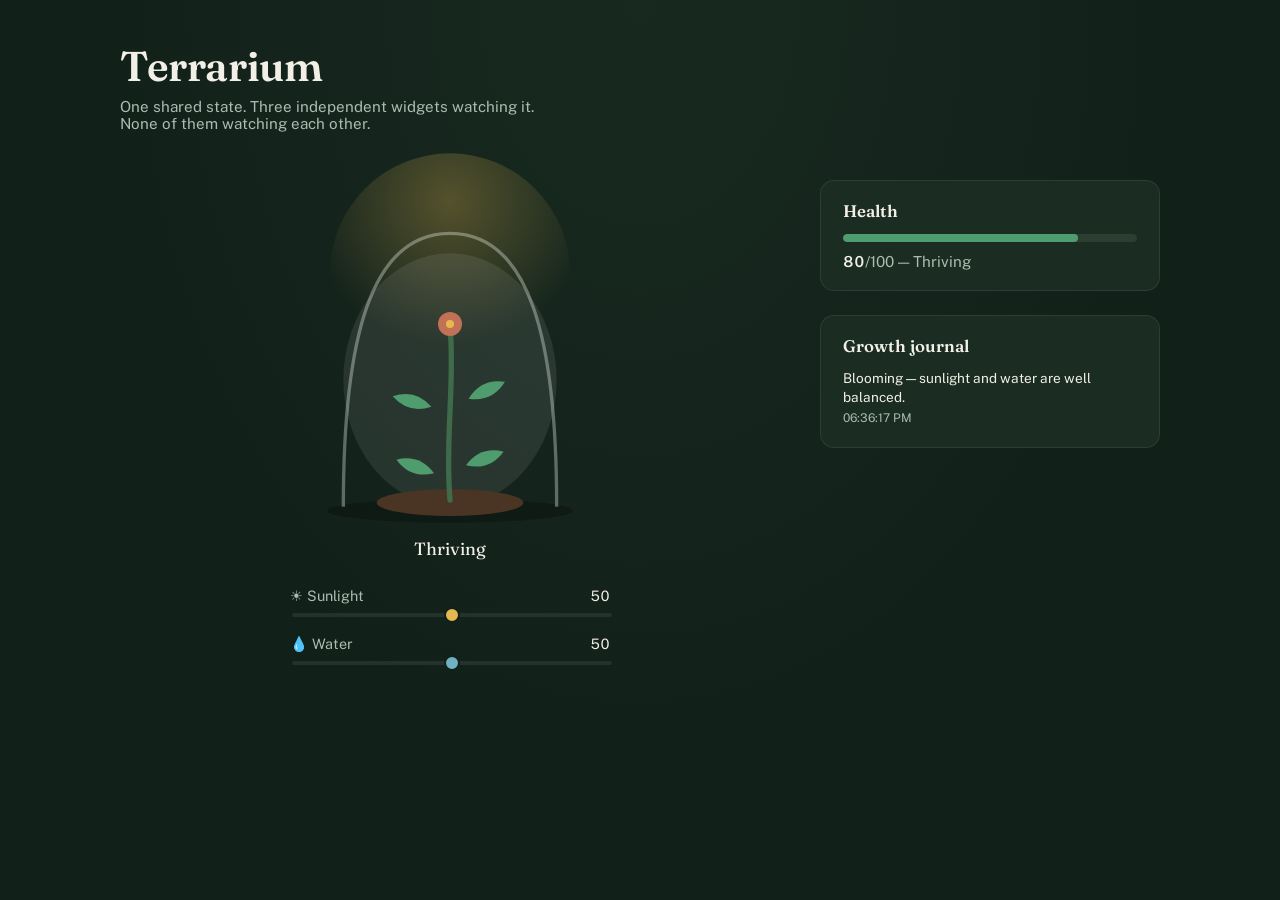
<file: 01-observer/index.html>
<!DOCTYPE html>
<html lang="en">
<head>
  <meta charset="UTF-8" />
  <meta name="viewport" content="width=device-width, initial-scale=1.0" />
  <title>Terrarium — Observer Pattern</title>
  <link rel="preconnect" href="https://fonts.googleapis.com" />
  <link rel="preconnect" href="https://fonts.gstatic.com" crossorigin />
  <link
    href="https://fonts.googleapis.com/css2?family=Fraunces:opsz,wght@9..144,400;9..144,600&family=Public+Sans:wght@400;500;600&display=swap"
    rel="stylesheet"
  />
  <link rel="stylesheet" href="style.css" />
</head>
<body>
  <div class="app-shell">
    <header class="app-header">
      <h1>Terrarium</h1>
      <p class="app-subtitle">
        One shared state. Three independent widgets watching it.
        None of them watching each other.
      </p>
    </header>

    <main class="stage">
      <div class="plant" id="plant" data-status="thriving">
        <svg class="plant-svg" viewBox="0 0 240 260" aria-hidden="true">
          <defs>
            <radialGradient id="sunGlow" cx="50%" cy="20%" r="60%">
              <stop offset="0%" stop-color="var(--accent-gold)" stop-opacity="0.55" />
              <stop offset="100%" stop-color="var(--accent-gold)" stop-opacity="0" />
            </radialGradient>
          </defs>

          <circle class="plant-glow" cx="120" cy="70" r="90" fill="url(#sunGlow)" />

          <ellipse class="jar-base" cx="120" cy="248" rx="92" ry="9" />
          <path class="jar-glass" d="M40 245 C40 120 60 40 120 40 C180 40 200 120 200 245" />
          <ellipse class="jar-mist" cx="120" cy="150" rx="80" ry="95" />

          <ellipse class="soil" cx="120" cy="242" rx="55" ry="10" />

          <g class="plant-body">
            <path class="stem" d="M120 240 C 116 195, 124 150, 120 110" />
            <path class="leaf" d="M0,0 Q15,-10 30,0 Q15,10 0,0 Z" transform="translate(108,220) rotate(200)" />
            <path class="leaf" d="M0,0 Q15,-10 30,0 Q15,10 0,0 Z" transform="translate(132,214) rotate(-20)" />
            <path class="leaf" d="M0,0 Q15,-10 30,0 Q15,10 0,0 Z" transform="translate(106,170) rotate(195)" />
            <path class="leaf" d="M0,0 Q15,-10 30,0 Q15,10 0,0 Z" transform="translate(134,164) rotate(-25)" />
            <circle class="flower" cx="120" cy="108" r="9" />
            <circle class="flower-center" cx="120" cy="108" r="3" />
          </g>
        </svg>
        <p class="plant-status-label" id="plant-status-label">Thriving</p>
      </div>

      <div class="controls">
        <label class="control">
          <span class="control-label">☀️ Sunlight <output id="sunlight-value">50</output></span>
          <input type="range" id="sunlight-slider" min="0" max="100" value="50" />
        </label>
        <label class="control">
          <span class="control-label">💧 Water <output id="water-value">50</output></span>
          <input type="range" id="water-slider" min="0" max="100" value="50" />
        </label>
      </div>
    </main>

    <aside class="sidebar">
      <section class="card gauge" id="gauge" data-status="thriving">
        <h2>Health</h2>
        <div class="gauge-track">
          <div class="gauge-fill" id="gauge-fill"></div>
        </div>
        <p class="gauge-readout">
          <span id="gauge-score">80</span><span class="gauge-max">/100</span>
          — <span id="gauge-label">Thriving</span>
        </p>
      </section>

      <section class="card journal">
        <h2>Growth journal</h2>
        <ul class="journal-list" id="journal-list"></ul>
      </section>
    </aside>
  </div>

  <script type="module" src="script.js"></script>
</body>
</html>
</file>
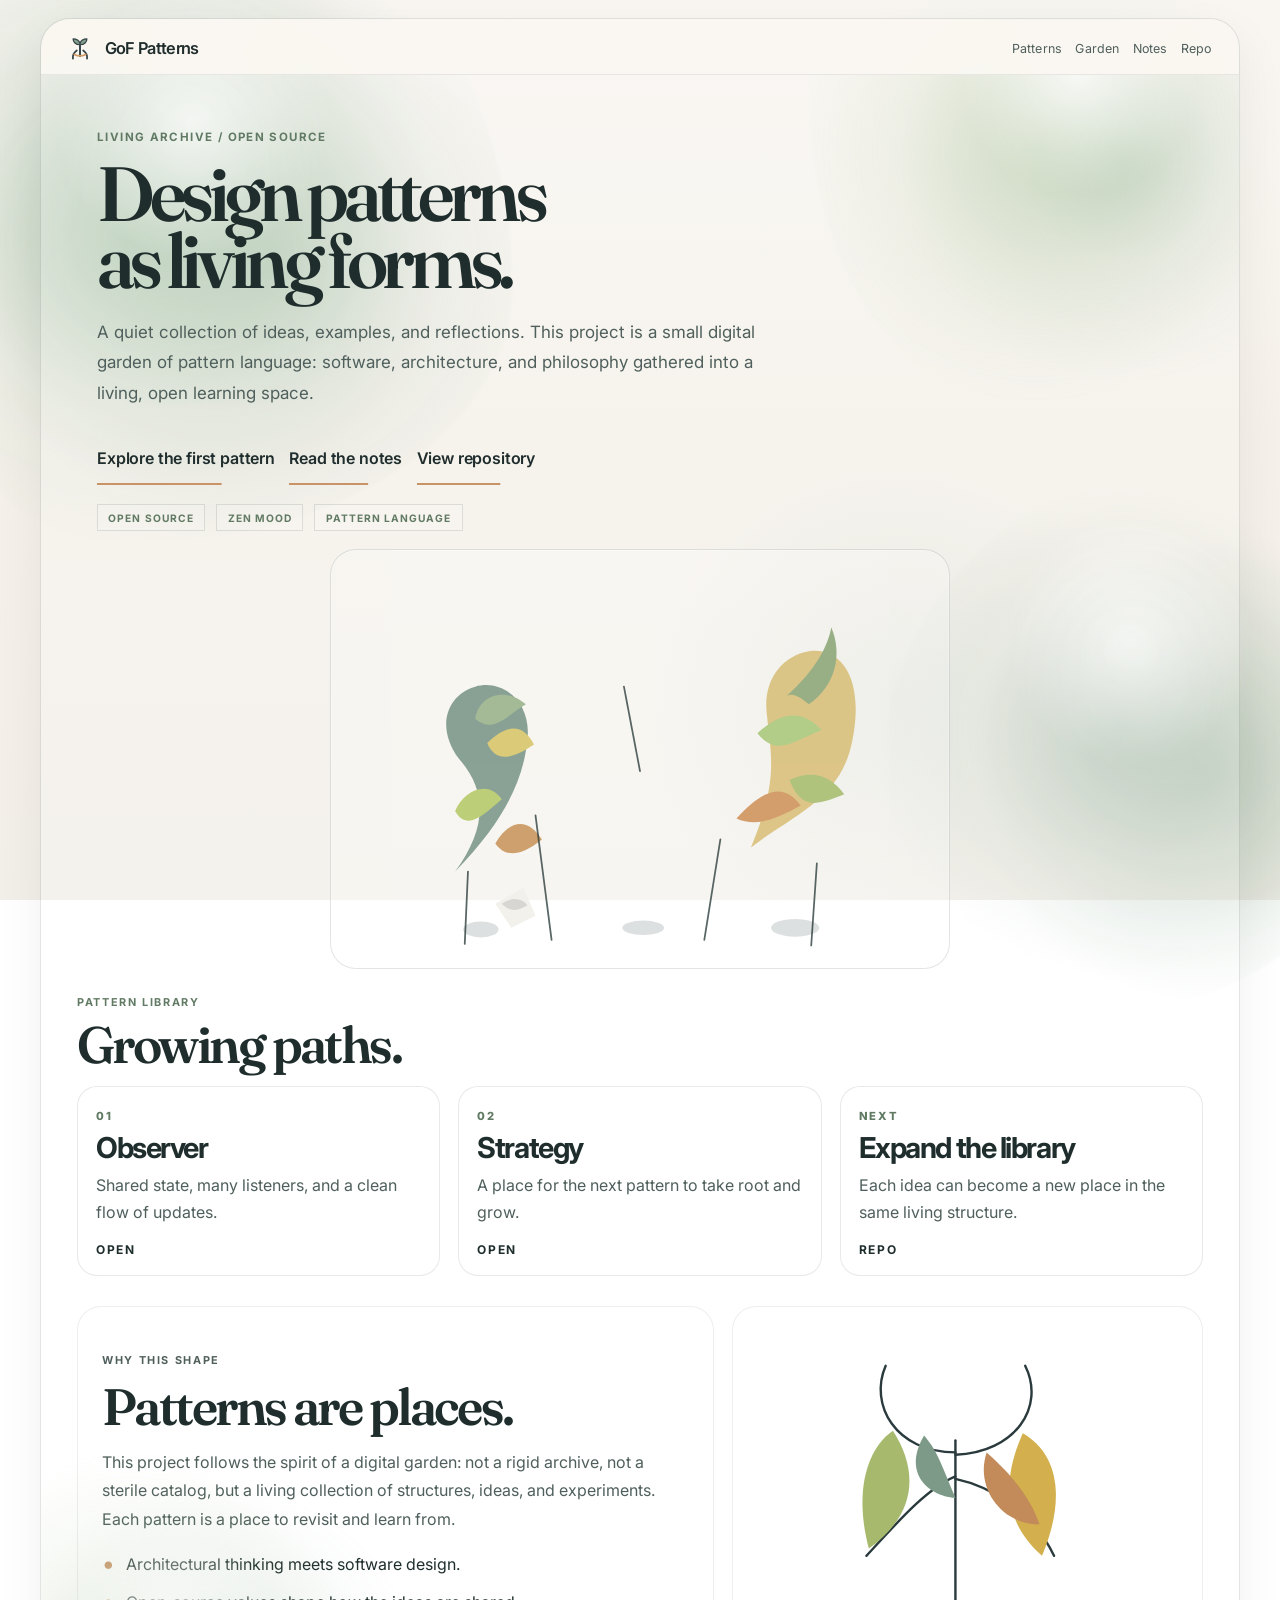
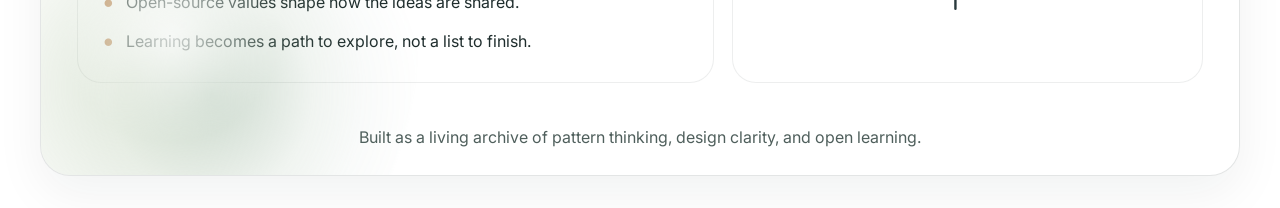
<file: docs/index.html>
<!doctype html>
<html lang="en">
  <head>
    <meta charset="UTF-8" />
    <meta name="viewport" content="width=device-width, initial-scale=1.0" />
    <title>GoF Patterns</title>
    <style>
      @import url("https://fonts.googleapis.com/css2?family=Fraunces:wght@400;500;600;700&family=Inter:wght@400;500;600;700;800&display=swap");

      :root {
        --paper: #f5f1ea;
        --paper-strong: #efe7db;
        --paper-soft: #faf7f2;
        --ink: #1f2d2d;
        --muted: #4f5f5c;
        --sage: #7d9a88;
        --moss: #617a64;
        --olive: #a4b071;
        --gold: #d7c07d;
        --clay: #c89467;
        --line: rgba(31, 45, 45, 0.12);
        --panel: rgba(255, 255, 255, 0.2);
        --shadow: rgba(25, 34, 28, 0.06);
      }

      * {
        box-sizing: border-box;
      }

      html {
        scroll-behavior: smooth;
      }

      body {
        margin: 0;
        min-height: 100vh;
        font-family: "Inter", "Segoe UI", sans-serif;
        color: var(--ink);
        background:
          radial-gradient(
            circle at 12% 14%,
            rgba(147, 177, 151, 0.18),
            transparent 20%
          ),
          radial-gradient(
            circle at 82% 18%,
            rgba(200, 216, 191, 0.18),
            transparent 18%
          ),
          radial-gradient(
            circle at 70% 78%,
            rgba(152, 177, 167, 0.16),
            transparent 22%
          ),
          linear-gradient(180deg, #f9f6f2 0%, #f5f1ea 48%, #f2efe8 100%);
        background-attachment: fixed;
      }

      body::before,
      body::after {
        content: "";
        position: fixed;
        pointer-events: none;
        z-index: 0;
        filter: blur(1.5px);
      }

      body::before {
        width: 40rem;
        height: 40rem;
        left: -8rem;
        top: -6rem;
        background:
          radial-gradient(
            circle at 50% 34%,
            rgba(255, 255, 255, 0.75),
            rgba(255, 255, 255, 0) 26%
          ),
          radial-gradient(
            circle at 40% 52%,
            rgba(158, 190, 164, 0.56),
            rgba(158, 190, 164, 0.14) 36%,
            transparent 62%
          ),
          radial-gradient(
            circle at 62% 56%,
            rgba(124, 164, 136, 0.42),
            rgba(124, 164, 136, 0.12) 30%,
            transparent 54%
          ),
          radial-gradient(
            circle at 52% 50%,
            rgba(193, 214, 171, 0.26),
            transparent 42%
          );
        border-radius: 58% 42% 60% 40% / 42% 60% 40% 58%;
        opacity: 0.95;
      }

      body::after {
        width: 34rem;
        height: 34rem;
        right: -9rem;
        bottom: -7rem;
        background:
          radial-gradient(
            circle at 46% 32%,
            rgba(255, 255, 255, 0.7),
            rgba(255, 255, 255, 0) 26%
          ),
          radial-gradient(
            circle at 44% 48%,
            rgba(145, 173, 155, 0.46),
            rgba(145, 173, 155, 0.12) 34%,
            transparent 60%
          ),
          radial-gradient(
            circle at 60% 56%,
            rgba(120, 157, 130, 0.38),
            rgba(120, 157, 130, 0.12) 32%,
            transparent 52%
          );
        border-radius: 56% 44% 58% 42% / 58% 36% 64% 42%;
        opacity: 0.96;
      }

      a {
        color: inherit;
        text-decoration: none;
      }

      .page {
        position: relative;
        z-index: 1;
        width: min(1200px, calc(100% - 32px));
        margin: 18px auto 32px;
      }

      .shell {
        position: relative;
        border: 1px solid var(--line);
        border-radius: 30px;
        background: rgba(255, 255, 255, 0.18);
        box-shadow: 0 18px 50px var(--shadow);
        overflow: clip;
      }

      .shell::before,
      .shell::after {
        content: "";
        position: absolute;
        pointer-events: none;
        z-index: 0;
        filter: blur(1px);
      }

      .shell::before {
        width: 540px;
        height: 540px;
        top: -150px;
        right: -110px;
        background:
          radial-gradient(
            circle at 50% 38%,
            rgba(255, 255, 255, 0.75),
            rgba(255, 255, 255, 0) 28%
          ),
          radial-gradient(
            circle at 42% 52%,
            rgba(160, 188, 138, 0.32),
            rgba(160, 188, 138, 0.1) 32%,
            transparent 60%
          ),
          radial-gradient(
            circle at 58% 54%,
            rgba(113, 158, 129, 0.28),
            rgba(113, 158, 129, 0.08) 24%,
            transparent 52%
          );
        border-radius: 58% 42% 60% 40% / 42% 60% 40% 58%;
      }

      .shell::after {
        width: 500px;
        height: 500px;
        left: -120px;
        bottom: -150px;
        background:
          radial-gradient(
            circle at 50% 42%,
            rgba(255, 255, 255, 0.74),
            rgba(255, 255, 255, 0) 28%
          ),
          radial-gradient(
            circle at 42% 52%,
            rgba(177, 198, 157, 0.28),
            rgba(177, 198, 157, 0.12) 30%,
            transparent 60%
          ),
          radial-gradient(
            circle at 58% 54%,
            rgba(119, 155, 136, 0.32),
            rgba(119, 155, 136, 0.08) 26%,
            transparent 54%
          );
        border-radius: 46% 54% 42% 58% / 52% 38% 62% 48%;
      }

      .topbar {
        position: sticky;
        top: 0;
        z-index: 20;
        display: flex;
        align-items: center;
        justify-content: space-between;
        gap: 1rem;
        padding: 16px 26px 12px;
        border-bottom: 1px solid rgba(31, 45, 45, 0.08);
        background: rgba(250, 247, 242, 0.96);
        backdrop-filter: blur(8px);
      }

      .nav-toggle {
        display: none;
        width: 42px;
        height: 42px;
        padding: 0;
        border: 1px solid var(--line);
        border-radius: 10px;
        background: rgba(255, 255, 255, 0.08);
        align-items: center;
        justify-content: center;
        flex-direction: column;
        gap: 5px;
        cursor: pointer;
      }

      .nav-toggle span {
        display: block;
        width: 18px;
        height: 1.6px;
        background: var(--ink);
        border-radius: 999px;
      }

      .brand {
        display: inline-flex;
        align-items: center;
        gap: 0.72rem;
        font-size: 1.02rem;
        letter-spacing: -0.04em;
        font-weight: 600;
        color: var(--ink);
        text-transform: none;
      }

      .brand-mark {
        display: inline-flex;
        align-items: center;
        justify-content: center;
        width: 26px;
        height: 26px;
        opacity: 0.95;
      }

      .nav {
        display: flex;
        align-items: center;
        gap: 0.6rem;
        flex-wrap: wrap;
      }

      .nav a {
        padding: 0.36rem 0.12rem;
        border-radius: 0;
        color: var(--muted);
        font-size: 0.78rem;
        letter-spacing: 0.01em;
        position: relative;
        transition: color 0.2s ease;
      }

      .nav a::after {
        content: "";
        position: absolute;
        left: 0;
        right: 0;
        bottom: -2px;
        height: 1px;
        background: var(--clay);
        transform: scaleX(0);
        transform-origin: left;
        transition: transform 0.2s ease;
      }

      .nav a:hover {
        color: var(--ink);
      }

      .nav a:hover::after {
        transform: scaleX(1);
      }

      main {
        padding: 28px 26px 0;
      }

      .hero {
        display: grid;
        grid-template-columns: 1fr;
        gap: 18px;
        align-items: center;
        min-height: 500px;
        padding: 22px 22px 8px;
      }

      .hero-copy {
        padding-left: 8px;
      }

      .eyebrow {
        display: inline-block;
        margin-bottom: 16px;
        padding: 0;
        border: 0;
        background: transparent;
        color: var(--moss);
        font-size: 0.72rem;
        letter-spacing: 0.12em;
        text-transform: uppercase;
        font-weight: 700;
      }

      h1 {
        margin: 0;
        font-family: "Fraunces", Georgia, serif;
        font-size: clamp(3.4rem, 6vw, 7rem);
        line-height: 0.88;
        letter-spacing: -0.07em;
        font-weight: 600;
      }

      .lead {
        max-width: 62ch;
        margin-top: 22px;
        color: var(--muted);
        font-size: 1.06rem;
        line-height: 1.8;
      }

      .cta-row {
        display: flex;
        flex-wrap: wrap;
        gap: 0.9rem;
        margin-top: 28px;
      }

      .button {
        display: inline-flex;
        align-items: center;
        justify-content: center;
        min-height: 44px;
        padding: 0.35rem 0;
        border: 0;
        border-radius: 0;
        background: transparent;
        color: var(--ink);
        font-weight: 600;
        letter-spacing: -0.01em;
        position: relative;
        transition: color 0.2s ease;
        text-decoration: none;
      }

      .button::after {
        content: "";
        position: absolute;
        left: 0;
        right: 0;
        bottom: -5px;
        height: 2px;
        background: var(--clay);
        transform: scaleX(0.7);
        transform-origin: left;
        transition: transform 0.2s ease;
      }

      .button:hover {
        transform: none;
        color: var(--moss);
      }

      .button:hover::after {
        transform: scaleX(1);
      }

      .button.primary,
      .button.secondary {
        background: transparent;
      }

      .meta {
        display: flex;
        flex-wrap: wrap;
        gap: 0.7rem;
        list-style: none;
        padding: 0;
        margin: 24px 0 0;
      }

      .meta li {
        padding: 0.4rem 0.65rem;
        border: 1px solid var(--line);
        border-radius: 0;
        background: rgba(255, 255, 255, 0.12);
        color: var(--moss);
        font-size: 0.64rem;
        letter-spacing: 0.1em;
        text-transform: uppercase;
        font-weight: 700;
      }

      .hero-visual {
        display: flex;
        justify-content: center;
        align-items: center;
        min-height: 400px;
      }

      .garden-art {
        width: min(100%, 620px);
        height: 420px;
        border: 1px solid var(--line);
        border-radius: 26px;
        background: rgba(255, 255, 255, 0.22);
        box-shadow: inset 0 0 0 1px rgba(255, 255, 255, 0.25);
      }

      .section {
        padding: 18px 10px 0;
      }

      .section-head {
        margin: 0 0 16px;
      }

      .kicker {
        margin: 0 0 12px;
        color: var(--moss);
        font-size: 0.68rem;
        letter-spacing: 0.15em;
        text-transform: uppercase;
        font-weight: 700;
      }

      h2 {
        margin: 0;
        font-family: "Fraunces", Georgia, serif;
        font-size: clamp(2.3rem, 4vw, 4rem);
        line-height: 0.95;
        letter-spacing: -0.05em;
        font-weight: 600;
      }

      .entry-grid {
        display: grid;
        grid-template-columns: repeat(3, minmax(0, 1fr));
        gap: 18px;
      }

      .entry {
        display: grid;
        gap: 10px;
        padding: 22px 18px 18px;
        border: 1px solid rgba(31, 45, 45, 0.1);
        border-radius: 20px;
        background: rgba(255, 255, 255, 0.08);
        box-shadow: inset 0 1px 0 rgba(255, 255, 255, 0.22);
      }

      .entry-number {
        color: var(--moss);
        font-size: 0.7rem;
        font-weight: 800;
        letter-spacing: 0.16em;
        text-transform: uppercase;
      }

      .entry h3 {
        margin: 0;
        font-size: 1.8rem;
        line-height: 1.02;
        letter-spacing: -0.05em;
      }

      .entry p {
        margin: 0;
        color: var(--muted);
        line-height: 1.7;
      }

      .entry-link {
        margin-top: 6px;
        color: var(--ink);
        font-size: 0.75rem;
        letter-spacing: 0.14em;
        text-transform: uppercase;
        font-weight: 700;
      }

      .philosophy {
        display: grid;
        grid-template-columns: 1.15fr 0.85fr;
        gap: 18px;
        padding: 30px 10px 26px;
      }

      .philosophy-copy,
      .philosophy-art {
        border: 1px solid rgba(31, 45, 45, 0.08);
        border-radius: 24px;
        background: rgba(255, 255, 255, 0.06);
      }

      .philosophy-copy {
        padding: 28px 24px;
      }

      .philosophy-copy p {
        margin-top: 16px;
        color: var(--muted);
        line-height: 1.8;
      }

      .philosophy-list {
        list-style: none;
        padding: 0;
        margin: 18px 0 0;
        display: grid;
        gap: 0.8rem;
      }

      .philosophy-list li {
        display: flex;
        align-items: flex-start;
        gap: 0.68rem;
        color: var(--ink);
        line-height: 1.6;
      }

      .philosophy-list li::before {
        content: "•";
        color: var(--clay);
        font-size: 1.5rem;
        line-height: 1;
      }

      .philosophy-art {
        min-height: 270px;
        display: flex;
        align-items: center;
        justify-content: center;
        padding: 18px;
      }

      .footer {
        padding: 18px 20px 28px;
        text-align: center;
        color: var(--muted);
      }

      @media (max-width: 900px) {
        .hero,
        .philosophy,
        .entry-grid {
          grid-template-columns: 1fr;
        }

        .hero {
          min-height: auto;
        }

        .topbar {
          display: flex;
          flex-direction: row;
          align-items: center;
          justify-content: space-between;
        }
      }

      @media (max-width: 760px) {
        .page {
          width: min(100% - 14px, 1000px);
          margin: 10px auto 24px;
        }

        .shell {
          border-radius: 22px;
        }

        .topbar {
          position: sticky;
          top: 0;
          z-index: 20;
          display: flex;
          flex-direction: row;
          align-items: center;
          justify-content: space-between;
          padding: 14px 16px 12px;
          gap: 0.8rem;
          background: rgba(250, 247, 242, 0.96);
          backdrop-filter: blur(8px);
        }

        .brand {
          font-size: 0.86rem;
          flex: 0 0 auto;
          min-width: 0;
        }

        .nav-toggle {
          display: inline-flex;
          flex-shrink: 0;
        }

        .nav {
          position: absolute;
          top: calc(100% + 8px);
          left: 12px;
          right: 12px;
          z-index: 30;
          display: none;
          flex-direction: column;
          align-items: stretch;
          gap: 0.2rem;
          padding: 0.6rem 0.6rem 0.75rem;
          border: 1px solid rgba(255, 255, 255, 0.12);
          border-radius: 16px;
          background: rgba(22, 31, 29, 0.96);
          backdrop-filter: blur(12px);
          box-shadow: 0 16px 32px rgba(25, 34, 28, 0.2);
        }

        .nav.open {
          display: flex;
        }

        .nav a,
        .nav-link,
        .nav-submenu a {
          width: 100%;
          font-size: 0.75rem;
          padding: 0.8rem 0.7rem;
          border-radius: 10px;
          border: 1px solid transparent;
          color: rgba(245, 241, 234, 0.96) !important;
          font-weight: 600;
          background: transparent;
          text-decoration: none;
          opacity: 1;
          visibility: visible;
        }

        .nav a:hover,
        .nav a:focus-visible,
        .nav-link:hover,
        .nav-link:focus-visible,
        .nav-submenu a:hover,
        .nav-submenu a:focus-visible {
          background: rgba(255, 255, 255, 0.06);
          border-color: rgba(255, 255, 255, 0.08);
          color: rgba(245, 241, 234, 1) !important;
        }

        .nav-item {
          display: block;
          width: 100%;
        }

        .nav-link--main {
          display: none;
        }

        .nav-link--toggle {
          display: flex;
          align-items: center;
          justify-content: space-between;
          gap: 0.5rem;
          text-align: left;
          cursor: pointer;
        }

        .nav-caret {
          font-size: 0.9rem;
          opacity: 0.8;
        }

        .nav-item--notes.open .nav-caret {
          transform: rotate(180deg);
        }

        .nav-submenu {
          display: grid;
          gap: 0.25rem;
          margin-top: 0.2rem;
          padding: 0.2rem 0.15rem 0.1rem;
        }

        .nav-submenu[hidden] {
          display: none;
        }

        .nav-submenu-group {
          display: grid;
          gap: 0.18rem;
          padding: 0.1rem 0 0.1rem;
        }

        .nav-submenu-group-title {
          padding: 0 0.5rem 0.1rem;
          color: rgba(245, 241, 234, 0.72);
          font-size: 0.6rem;
          letter-spacing: 0.12em;
          text-transform: uppercase;
          font-weight: 700;
        }

        .nav-submenu a {
          width: 100%;
          display: block;
          font-size: 0.7rem;
          line-height: 1.4;
          padding: 0.72rem 0.7rem;
          border-radius: 8px;
          color: rgba(245, 241, 234, 0.94);
          text-decoration: none;
          border: 1px solid transparent;
        }

        .nav-submenu a:hover,
        .nav-submenu a:focus-visible {
          background: rgba(255, 255, 255, 0.06);
          border-color: rgba(255, 255, 255, 0.08);
        }

        body.menu-open .shell {
          overflow: visible;
        }

        body.menu-open main,
        body.menu-open .footer {
          opacity: 0.22;
          filter: blur(0.5px);
          pointer-events: none;
          transition:
            opacity 0.18s ease,
            filter 0.18s ease;
        }

        main {
          padding: 16px 16px 0;
        }

        .hero {
          padding: 18px 8px 8px;
          gap: 12px;
        }

        .hero-copy {
          padding-left: 0;
        }

        .eyebrow {
          margin-bottom: 10px;
          font-size: 0.6rem;
        }

        h1 {
          font-size: clamp(2.7rem, 15vw, 4.3rem);
          line-height: 0.9;
        }

        .lead {
          font-size: 1rem;
          line-height: 1.7;
          margin-top: 16px;
        }

        .cta-row {
          flex-direction: column;
          align-items: stretch;
          gap: 0.7rem;
          margin-top: 20px;
        }

        .button {
          justify-content: flex-start;
          min-height: 46px;
          font-size: 0.94rem;
        }

        .meta {
          gap: 0.5rem;
        }

        .meta li {
          flex: 1 1 calc(50% - 0.5rem);
          text-align: center;
          padding: 0.5rem 0.55rem;
          font-size: 0.58rem;
        }

        .hero-visual {
          min-height: 320px;
        }

        .garden-art {
          height: 320px;
          border-radius: 18px;
        }

        .section {
          padding: 12px 4px 0;
        }

        .entry-grid {
          gap: 12px;
        }

        .entry {
          padding: 18px 16px 16px;
          border-radius: 16px;
        }

        .entry h3 {
          font-size: 1.5rem;
        }

        .philosophy {
          padding-top: 24px;
        }

        .philosophy-copy {
          padding: 20px 18px;
        }

        .philosophy-art {
          min-height: 220px;
        }

        .footer {
          padding: 18px 12px 24px;
          font-size: 0.9rem;
        }
      }
    </style>
  </head>
  <body>
    <div class="page">
      <div class="shell">
        <header class="topbar">
          <div class="brand">
            <span class="brand-mark" aria-hidden="true">
              <svg
                viewBox="0 0 32 32"
                width="100%"
                height="100%"
                role="img"
                aria-label="Garden mark"
              >
                <g fill="none" stroke-linecap="round" stroke-linejoin="round">
                  <path d="M16 26V12" stroke="#2a3a3d" stroke-width="2.4" />
                  <path
                    d="M16 12c-5.5 0-8.5-3.5-8.5-7.2 4.4 0 7.4 2.1 8.5 5.7 1.1-3.6 4.1-5.7 8.5-5.7C24.5 8.5 21.5 12 16 12Z"
                    fill="#7d9a88"
                    stroke="#2a3a3d"
                    stroke-width="1.5"
                  />
                  <path
                    d="M12 19c-3.8 2.8-5.2 6.4-4.7 10.2"
                    stroke="#2a3a3d"
                    stroke-width="2.2"
                  />
                  <path
                    d="M20 19c3.8 2.8 5.2 6.4 4.7 10.2"
                    stroke="#2a3a3d"
                    stroke-width="2.2"
                  />
                  <path
                    d="M9 24c2.7 1.3 5.2 1.8 7 1.8s4.3-.5 7-1.8"
                    stroke="#d09760"
                    stroke-width="2.2"
                  />
                </g>
              </svg>
            </span>
            <span>GoF Patterns</span>
          </div>

          <button
            class="nav-toggle"
            type="button"
            aria-expanded="false"
            aria-controls="site-nav"
            aria-label="Toggle navigation"
          >
            <span></span>
            <span></span>
            <span></span>
          </button>

          <nav class="nav" id="site-nav" aria-label="Main navigation">
            <a href="#patterns">Patterns</a>
            <a href="#garden">Garden</a>
            <a href="./notes/index.html">Notes</a>
            <a href="https://github.com/milanjosipovic/GoF-Patterns">Repo</a>
          </nav>
        </header>

        <main>
          <section class="hero" id="garden">
            <div class="hero-copy">
              <div class="eyebrow">Living archive / open source</div>
              <h1>Design patterns<br />as living forms.</h1>
              <p class="lead">
                A quiet collection of ideas, examples, and reflections. This
                project is a small digital garden of pattern language: software,
                architecture, and philosophy gathered into a living, open
                learning space.
              </p>

              <div class="cta-row">
                <!-- Primary CTA Button -->
                <a
                  class="button primary"
                  href="./patterns/01-observer/index.html"
                >
                  Explore the first pattern
                </a>
                <a class="button secondary" href="./notes/index.html">
                  Read the notes
                </a>
                <a
                  class="button secondary"
                  href="https://github.com/milanjosipovic/GoF-Patterns"
                >
                  View repository
                </a>
              </div>

              <ul class="meta">
                <li>Open source</li>
                <li>Zen mood</li>
                <li>Pattern language</li>
              </ul>
            </div>

            <div
              class="hero-visual"
              aria-label="Botanical illustration of a digital garden"
            >
              <svg
                class="garden-art"
                viewBox="0 0 620 520"
                role="img"
                aria-label="Botanical digital garden"
              >
                <rect
                  x="0"
                  y="0"
                  width="620"
                  height="520"
                  fill="rgba(255,255,255,0.05)"
                />

                <g opacity="0.92">
                  <path
                    d="M80 400 C120 345, 120 300, 85 260 C55 220, 70 180, 105 170 C140 160, 175 190, 170 235 C165 288, 140 338, 80 400 Z"
                    fill="#7f9a8d"
                  />
                  <path
                    d="M105 210 C110 180, 142 170, 168 192 C145 205, 128 230, 105 210 Z"
                    fill="#9db48f"
                  />
                  <path
                    d="M80 325 C90 300, 120 285, 138 310 C115 330, 95 350, 80 325 Z"
                    fill="#b6c96c"
                  />
                  <path
                    d="M120 240 C146 214, 166 218, 178 242 C152 260, 130 265, 120 240 Z"
                    fill="#d8c66d"
                  />
                  <path
                    d="M130 365 C150 332, 172 335, 188 360 C160 382, 142 382, 130 365 Z"
                    fill="#c99861"
                  />
                </g>

                <g opacity="0.9">
                  <path
                    d="M448 370 C500 330, 560 310, 574 238 C590 160, 560 120, 520 126 C486 132, 462 163, 468 206 C472 252, 484 284, 448 370 Z"
                    fill="#d9c07b"
                  />
                  <path
                    d="M456 228 C490 196, 516 202, 536 224 C500 238, 481 258, 456 228 Z"
                    fill="#abc97d"
                  />
                  <path
                    d="M492 182 C530 148, 544 118, 548 96 C562 130, 554 168, 520 192 C506 180, 498 178, 492 182 Z"
                    fill="#8ea879"
                  />
                  <path
                    d="M496 286 C525 272, 549 282, 564 304 C533 316, 512 326, 496 286 Z"
                    fill="#a7bd70"
                  />
                  <path
                    d="M430 334 C470 290, 492 294, 510 318 C474 338, 452 344, 430 334 Z"
                    fill="#d0945d"
                  />
                </g>

                <g
                  stroke="#2f403f"
                  stroke-width="2.2"
                  stroke-linecap="round"
                  opacity="0.8"
                >
                  <path d="M96 400 L92 490" />
                  <path d="M530 390 L523 492" />
                  <path d="M180 330 L200 485" />
                  <path d="M410 360 L390 485" />
                  <path d="M290 170 L310 275" />
                </g>

                <g fill="rgba(32, 47, 50, 0.15)">
                  <ellipse cx="112" cy="472" rx="22" ry="10" />
                  <ellipse cx="314" cy="470" rx="26" ry="9" />
                  <ellipse cx="503" cy="470" rx="30" ry="11" />
                </g>

                <g>
                  <path
                    d="M130 440 L165 420 L180 455 L150 470 Z"
                    fill="#f1f0ea"
                    opacity="0.9"
                  />
                  <path
                    d="M138 440 C150 432, 162 432, 170 442 C160 448, 150 452, 138 440 Z"
                    fill="#d8d6d2"
                  />
                </g>
              </svg>
            </div>
          </section>

          <section class="section" id="patterns">
            <div class="section-head">
              <p class="kicker">Pattern library</p>
              <h2>Growing paths.</h2>
            </div>

            <div class="entry-grid">
              <article class="entry">
                <div class="entry-number">01</div>
                <h3>Observer</h3>
                <p>
                  Shared state, many listeners, and a clean flow of updates.
                </p>
                <a class="entry-link" href="./patterns/01-observer/index.html"
                  >Open</a
                >
              </article>

              <article class="entry">
                <div class="entry-number">02</div>
                <h3>Strategy</h3>
                <p>A place for the next pattern to take root and grow.</p>
                <a class="entry-link" href="./patterns/02-strategy/index.html"
                  >Open</a
                >
              </article>

              <article class="entry">
                <div class="entry-number">Next</div>
                <h3>Expand the library</h3>
                <p>
                  Each idea can become a new place in the same living structure.
                </p>
                <a
                  class="entry-link"
                  href="https://github.com/milanjosipovic/GoF-Patterns"
                >
                  Repo
                </a>
              </article>
            </div>
          </section>

          <section class="philosophy">
            <div class="philosophy-copy">
              <p class="kicker">Why this shape</p>
              <h2>Patterns are places.</h2>
              <p>
                This project follows the spirit of a digital garden: not a rigid
                archive, not a sterile catalog, but a living collection of
                structures, ideas, and experiments. Each pattern is a place to
                revisit and learn from.
              </p>
              <ul class="philosophy-list">
                <li>Architectural thinking meets software design.</li>
                <li>Open-source values shape how the ideas are shared.</li>
                <li>
                  Learning becomes a path to explore, not a list to finish.
                </li>
              </ul>
            </div>

            <div
              class="philosophy-art"
              aria-label="Abstract botanical illustration"
            >
              <svg
                viewBox="0 0 360 250"
                width="100%"
                height="100%"
                role="img"
                aria-label="Plant abstraction"
              >
                <g
                  stroke="#2a3a3d"
                  stroke-width="2"
                  fill="none"
                  stroke-linecap="round"
                >
                  <path d="M170 220 L170 80" />
                  <path d="M170 90 C120 90, 98 50, 112 18" />
                  <path d="M170 92 C220 90, 245 52, 228 18" />
                  <path d="M170 110 C146 120, 120 150, 96 176" />
                  <path d="M170 112 C198 118, 234 138, 252 176" />
                </g>
                <g>
                  <path
                    d="M98 170 C140 140, 138 103, 118 72 C95 88, 86 125, 98 170 Z"
                    fill="#a7b96d"
                  />
                  <path
                    d="M242 176 C208 146, 210 110, 226 74 C254 90, 263 126, 242 176 Z"
                    fill="#d3b04d"
                  />
                  <path
                    d="M144 76 C126 106, 146 126, 170 128 C156 94, 154 88, 144 76 Z"
                    fill="#7d9a88"
                  />
                  <path
                    d="M196 90 C221 112, 234 132, 240 150 C208 150, 186 119, 196 90 Z"
                    fill="#c38b5a"
                  />
                </g>
              </svg>
            </div>
          </section>
        </main>

        <div class="footer">
          Built as a living archive of pattern thinking, design clarity, and
          open learning.
        </div>
      </div>
    </div>

    <script>
      const navToggle = document.querySelector(".nav-toggle");
      const nav = document.getElementById("site-nav");

      function setMobileNavState(isOpen) {
        if (!nav || !navToggle) return;
        nav.classList.toggle("open", isOpen);
        navToggle.setAttribute("aria-expanded", String(isOpen));
        document.body.classList.toggle("menu-open", isOpen);

        const main = document.querySelector("main");
        const footer = document.querySelector(".footer");
        if (main) {
          main.style.opacity = isOpen ? "0.22" : "";
          main.style.filter = isOpen ? "blur(0.5px)" : "";
          main.style.pointerEvents = isOpen ? "none" : "";
        }
        if (footer) {
          footer.style.opacity = isOpen ? "0.22" : "";
          footer.style.filter = isOpen ? "blur(0.5px)" : "";
          footer.style.pointerEvents = isOpen ? "none" : "";
        }
      }

      function closeMobileNav() {
        setMobileNavState(false);
      }

      function toggleMobileNav(event) {
        if (!nav || !navToggle) return;
        if (event && typeof event.stopPropagation === "function") {
          event.stopPropagation();
        }
        setMobileNavState(!nav.classList.contains("open"));
      }

      if (navToggle && nav) {
        navToggle.addEventListener("click", toggleMobileNav);

        nav.querySelectorAll("a").forEach((link) => {
          link.addEventListener("click", closeMobileNav);
        });

        document.addEventListener("click", (event) => {
          const target = event.target;
          if (
            nav.classList.contains("open") &&
            !nav.contains(target) &&
            !navToggle.contains(target)
          ) {
            closeMobileNav();
          }
        });
      }
    </script>
  </body>
</html>
</file>
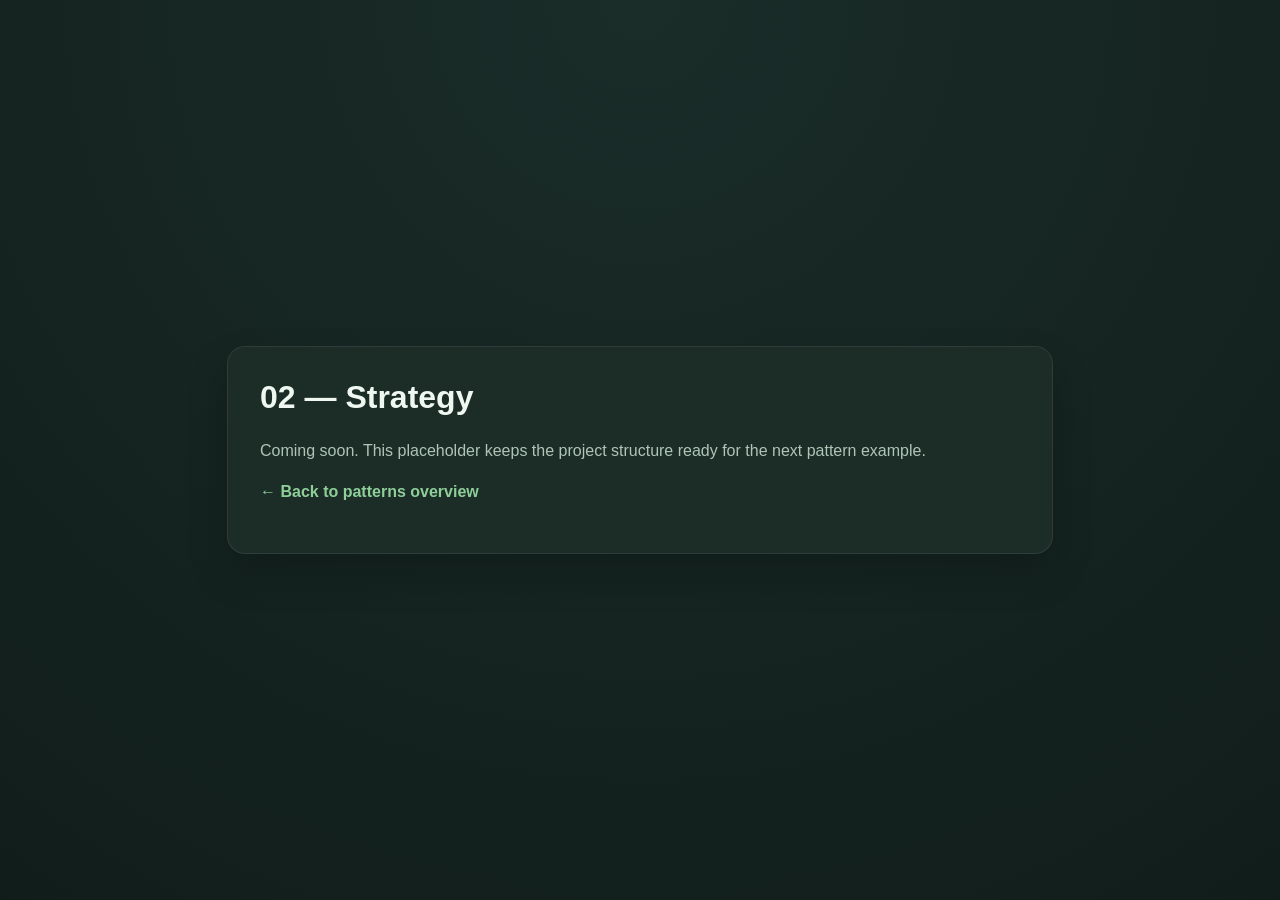
<file: docs/02-strategy/index.html>
<!DOCTYPE html>
<html lang="en">
  <head>
    <meta charset="UTF-8" />
    <meta name="viewport" content="width=device-width, initial-scale=1.0" />
    <title>02 - Strategy</title>
    <style>
      :root {
        --bg: #111d1a;
        --panel: #1c2c27;
        --panel-border: rgba(255,255,255,0.08);
        --text: #eef7f0;
        --muted: #afc5b7;
        --accent: #8ecf99;
      }
      body {
        margin: 0;
        min-height: 100vh;
        display: grid;
        place-items: center;
        background: radial-gradient(circle at top, #1a2d29, var(--bg));
        color: var(--text);
        font-family: Arial, sans-serif;
      }
      .card {
        width: min(760px, 90vw);
        background: var(--panel);
        border: 1px solid var(--panel-border);
        border-radius: 18px;
        padding: 2rem;
        box-shadow: 0 20px 40px rgba(0,0,0,0.2);
      }
      h1 { margin-top: 0; }
      p { color: var(--muted); line-height: 1.6; }
      a {
        color: var(--accent);
        text-decoration: none;
        font-weight: 600;
      }
    </style>
  </head>
  <body>
    <main class="card">
      <h1>02 — Strategy</h1>
      <p>Coming soon. This placeholder keeps the project structure ready for the next pattern example.</p>
      <p><a href="../index.html">← Back to patterns overview</a></p>
    </main>
  </body>
</html>
</file>
<file: 01-observer/style.css>
/* ============================================================
   Terrarium — Observer pattern demo
   ============================================================ */

:root {
  --bg: #12201a;
  --panel: #1b2c22;
  --panel-border: rgba(238, 245, 238, 0.08);
  --text: #f2efe6;
  --text-muted: #a9bdb0;

  --accent-gold: #e7b84f;
  --accent-blue: #6fb0c2;
  --accent-rust: #c07156;

  --leaf-thriving: #4f9d6e;
  --leaf-okay: #6c9c66;
  --leaf-stressed: #a68a4a;
  --leaf-wilting: #7c6a4d;

  --soil-color: #4a3524;
  --stem-color: #3f6b4a;
  --glass-color: rgba(238, 245, 238, 0.35);

  --font-display: "Fraunces", serif;
  --font-body: "Public Sans", system-ui, sans-serif;
}

* {
  box-sizing: border-box;
}

body {
  margin: 0;
  min-height: 100vh;
  background: radial-gradient(ellipse at top, #182a20 0%, var(--bg) 60%);
  color: var(--text);
  font-family: var(--font-body);
  padding: 2.5rem 1.5rem 4rem;
}

.app-shell {
  max-width: 1040px;
  margin: 0 auto;
  display: grid;
  grid-template-columns: minmax(0, 1fr) 340px;
  gap: 2.5rem;
}

.app-header {
  grid-column: 1 / -1;
  margin-bottom: 0.5rem;
}

.app-header h1 {
  font-family: var(--font-display);
  font-weight: 600;
  font-size: clamp(2rem, 4vw, 2.6rem);
  margin: 0 0 0.35rem;
  letter-spacing: -0.01em;
}

.app-subtitle {
  margin: 0;
  color: var(--text-muted);
  font-size: 0.95rem;
  max-width: 46ch;
}

/* ---------- stage: plant + controls ---------- */

.stage {
  display: flex;
  flex-direction: column;
  align-items: center;
  gap: 1.75rem;
}

.plant {
  position: relative;
  width: min(100%, 320px);
}

.plant-svg {
  width: 100%;
  height: auto;
  overflow: visible;
}

.plant-glow {
  opacity: calc(var(--sun-level, 0.5) * 0.9 + 0.1);
  transition: opacity 0.4s ease;
}

.jar-base {
  fill: rgba(0, 0, 0, 0.25);
}

.jar-glass {
  fill: none;
  stroke: var(--glass-color);
  stroke-width: 2.5;
}

.jar-mist {
  fill: rgba(238, 245, 238, 1);
  opacity: calc(var(--water-level, 0.5) * 0.18);
  transition: opacity 0.4s ease;
}

.soil {
  fill: var(--soil-color);
}

.plant-body {
  transform-origin: 120px 240px;
  transition: transform 0.6s ease;
}

.stem {
  fill: none;
  stroke: var(--stem-color);
  stroke-width: 4;
  stroke-linecap: round;
  transition: stroke 0.5s ease;
}

.leaf {
  fill: var(--leaf-thriving);
  transition: fill 0.5s ease, opacity 0.5s ease;
}

.flower,
.flower-center {
  opacity: 0;
  transition: opacity 0.5s ease;
}
.flower {
  fill: var(--accent-rust);
}
.flower-center {
  fill: var(--accent-gold);
}

.plant-status-label {
  text-align: center;
  font-family: var(--font-display);
  font-size: 1.1rem;
  margin: 0.5rem 0 0;
}

/* status variants — this is the whole payoff: one attribute
   toggled by JS, all the visual consequences handled here */

[data-status="thriving"] .leaf {
  fill: var(--leaf-thriving);
  opacity: 1;
}
[data-status="thriving"] .flower,
[data-status="thriving"] .flower-center {
  opacity: 1;
}
[data-status="thriving"] .plant-body {
  animation: sway 4.5s ease-in-out infinite;
}

[data-status="okay"] .leaf {
  fill: var(--leaf-okay);
  opacity: 1;
}

[data-status="stressed"] .leaf {
  fill: var(--leaf-stressed);
  opacity: 0.8;
}
[data-status="stressed"] .plant-body {
  transform: rotate(3deg);
}

[data-status="wilting"] .leaf {
  fill: var(--leaf-wilting);
  opacity: 0.55;
}
[data-status="wilting"] .plant-body {
  transform: rotate(9deg) translateX(-4px);
}
[data-status="wilting"] .stem {
  stroke: #5c4b34;
}

@keyframes sway {
  0%,
  100% {
    transform: rotate(-1.5deg);
  }
  50% {
    transform: rotate(1.5deg);
  }
}

/* ---------- controls ---------- */

.controls {
  width: 100%;
  max-width: 320px;
  display: flex;
  flex-direction: column;
  gap: 1rem;
}

.control {
  display: flex;
  flex-direction: column;
  gap: 0.4rem;
}

.control-label {
  display: flex;
  justify-content: space-between;
  font-size: 0.9rem;
  color: var(--text-muted);
}

.control-label output {
  color: var(--text);
  font-variant-numeric: tabular-nums;
}

input[type="range"] {
  -webkit-appearance: none;
  appearance: none;
  width: 100%;
  height: 4px;
  border-radius: 2px;
  background: var(--panel-border);
  outline: none;
}

input[type="range"]::-webkit-slider-thumb {
  -webkit-appearance: none;
  appearance: none;
  width: 16px;
  height: 16px;
  border-radius: 50%;
  background: var(--accent-gold);
  cursor: pointer;
  border: 2px solid var(--bg);
}

input[type="range"]::-moz-range-thumb {
  width: 16px;
  height: 16px;
  border-radius: 50%;
  background: var(--accent-gold);
  cursor: pointer;
  border: 2px solid var(--bg);
}

#water-slider::-webkit-slider-thumb {
  background: var(--accent-blue);
}
#water-slider::-moz-range-thumb {
  background: var(--accent-blue);
}

/* ---------- sidebar cards ---------- */

.sidebar {
  display: flex;
  flex-direction: column;
  gap: 1.5rem;
}

.card {
  background: var(--panel);
  border: 1px solid var(--panel-border);
  border-radius: 14px;
  padding: 1.25rem 1.35rem;
}

.card h2 {
  font-family: var(--font-display);
  font-size: 1.05rem;
  font-weight: 600;
  margin: 0 0 0.85rem;
}

.gauge-track {
  height: 8px;
  border-radius: 4px;
  background: rgba(238, 245, 238, 0.08);
  overflow: hidden;
}

.gauge-fill {
  height: 100%;
  width: 80%;
  background: var(--leaf-thriving);
  border-radius: 4px;
  transition: width 0.5s ease, background 0.5s ease;
}

[data-status="thriving"] .gauge-fill {
  background: var(--leaf-thriving);
}
[data-status="okay"] .gauge-fill {
  background: var(--leaf-okay);
}
[data-status="stressed"] .gauge-fill {
  background: var(--accent-rust);
}
[data-status="wilting"] .gauge-fill {
  background: #7c6a4d;
}

.gauge-readout {
  margin: 0.65rem 0 0;
  font-size: 0.95rem;
  color: var(--text-muted);
}

.gauge-readout #gauge-score {
  color: var(--text);
  font-weight: 600;
  font-variant-numeric: tabular-nums;
}

.gauge-max {
  color: var(--text-muted);
}

.journal-list {
  list-style: none;
  margin: 0;
  padding: 0;
  max-height: 260px;
  overflow-y: auto;
  display: flex;
  flex-direction: column;
  gap: 0.65rem;
}

.journal-list li {
  font-size: 0.85rem;
  line-height: 1.4;
  padding-bottom: 0.65rem;
  border-bottom: 1px solid var(--panel-border);
  display: flex;
  flex-direction: column;
  gap: 0.2rem;
}

.journal-list li:last-child {
  border-bottom: none;
  padding-bottom: 0;
}

.journal-text {
  color: var(--text);
}
.journal-list time {
  color: var(--text-muted);
  font-size: 0.75rem;
}

/* ---------- responsive ---------- */

@media (max-width: 820px) {
  .app-shell {
    grid-template-columns: 1fr;
  }
}
</file>
